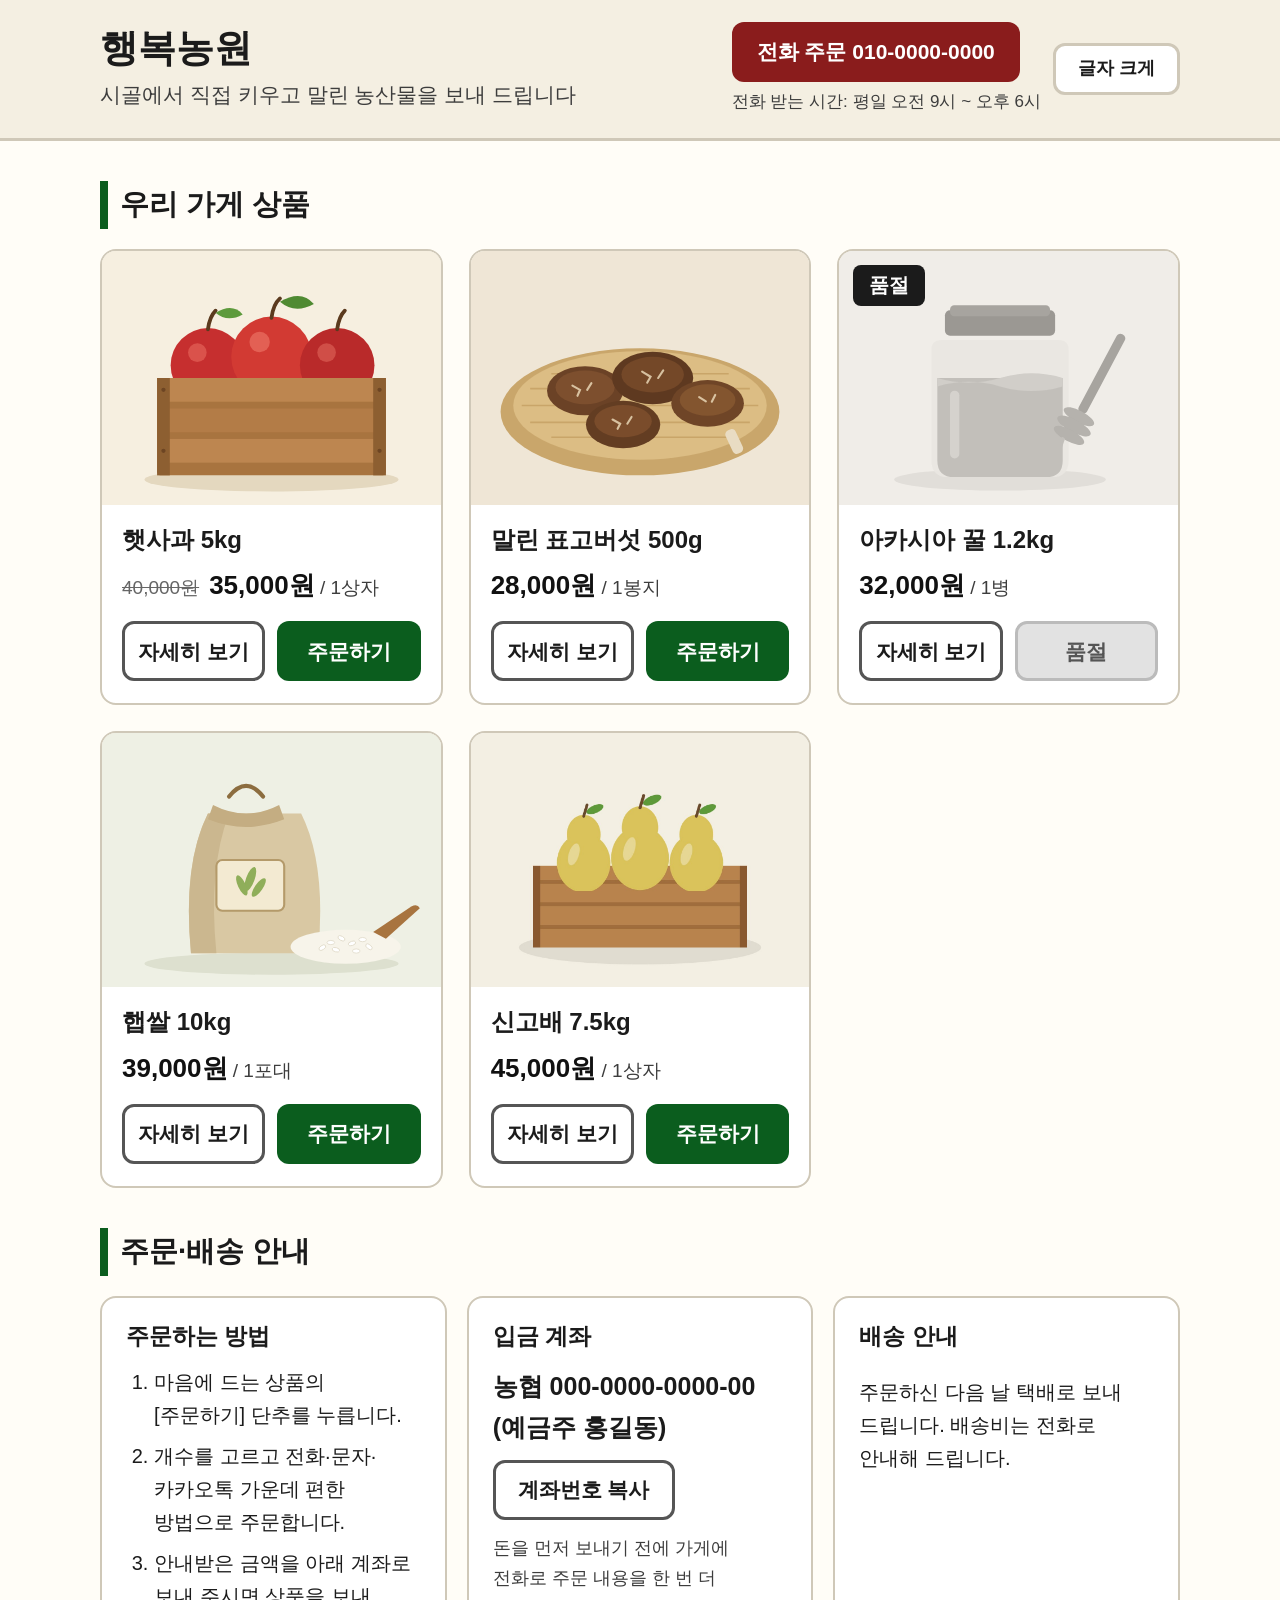
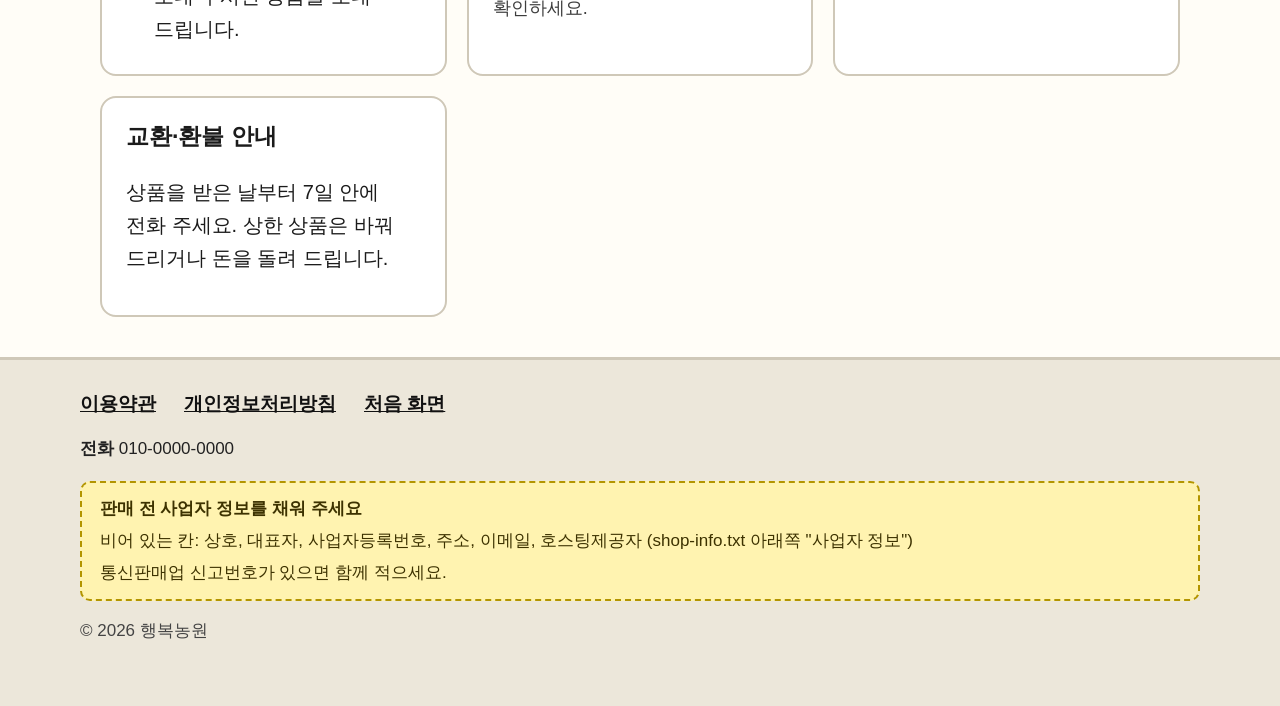
<file: index.html>
<!doctype html>
<html lang="ko">
<head>
<meta charset="utf-8">
<meta name="viewport" content="width=device-width, initial-scale=1">

<!-- ======================= 여기만 바꾸세요 (시작) =======================
  카카오톡이나 네이버에 우리 가게 주소를 보내면, 아래 제목·설명·사진이 미리보기로 나옵니다.
  미리보기를 만드는 프로그램은 상품 목록(products.txt)을 읽지 못하므로 여기에 직접 적습니다.
  따옴표(") 안의 글자만 바꾸세요. 따옴표와 꺾쇠(< >)는 지우지 마세요.
  진짜 주소가 생기면 og:image 의 images/og-image.png 앞에 그 주소를 붙이면 더 좋습니다.
  예) https://우리가게.pages.dev/images/og-image.png
-->
<title>햇살농원 | 시골에서 직접 키운 농산물</title>
<meta name="description" content="햇살농원은 시골에서 직접 키우고 말린 사과, 표고버섯, 꿀, 쌀을 보내 드립니다. 전화나 문자로 편하게 주문하세요.">
<meta property="og:type" content="website">
<meta property="og:title" content="햇살농원 | 시골에서 직접 키운 농산물">
<meta property="og:description" content="직접 키운 농산물을 전화나 문자로 편하게 주문하세요.">
<meta property="og:image" content="images/og-image.png">
<!-- ======================= 여기만 바꾸세요 (끝) ======================= -->

<link rel="icon" href="data:,">
<link rel="stylesheet" href="style.css">
</head>
<body data-page="home">
<div id="practice-ribbon" class="ribbon" hidden>연습용 화면입니다 · 실제 판매는 하지 않습니다</div>

<header class="site-header">
  <div class="wrap header-inner">
    <div class="brand">
      <h1 id="shop-name">우리 가게</h1>
      <p id="shop-tagline" class="tagline" hidden></p>
    </div>
    <div class="header-side">
      <div id="header-call"></div>
      <button type="button" id="font-toggle" class="btn btn-plain small-btn" aria-pressed="false">글자 크게</button>
    </div>
  </div>
</header>

<main class="wrap">
  <noscript><p class="notice">이 화면을 보려면 휴대폰이나 컴퓨터의 자바스크립트 기능을 켜 주세요.</p></noscript>
  <div id="load-error" class="notice error" hidden></div>

  <h2 class="section-title">우리 가게 상품</h2>
  <div id="products" class="grid" aria-live="polite">
    <p class="loading">상품을 불러오는 중입니다…</p>
  </div>

  <h2 class="section-title">주문·배송 안내</h2>
  <div id="shop-guide" class="guide"></div>
</main>

<footer id="site-footer" class="site-footer"></footer>

<div id="modal" class="modal" hidden>
  <div class="modal-panel" role="dialog" aria-modal="true" aria-labelledby="modal-title">
    <div class="modal-head">
      <h2 id="modal-title">상품</h2>
      <button type="button" id="modal-close" class="btn btn-plain">닫기 ✕</button>
    </div>
    <div id="modal-body" class="modal-body"></div>
  </div>
</div>

<div id="toast" class="toast" role="status" aria-live="polite"></div>
<script src="shop.js"></script>
</body>
</html>
</file>
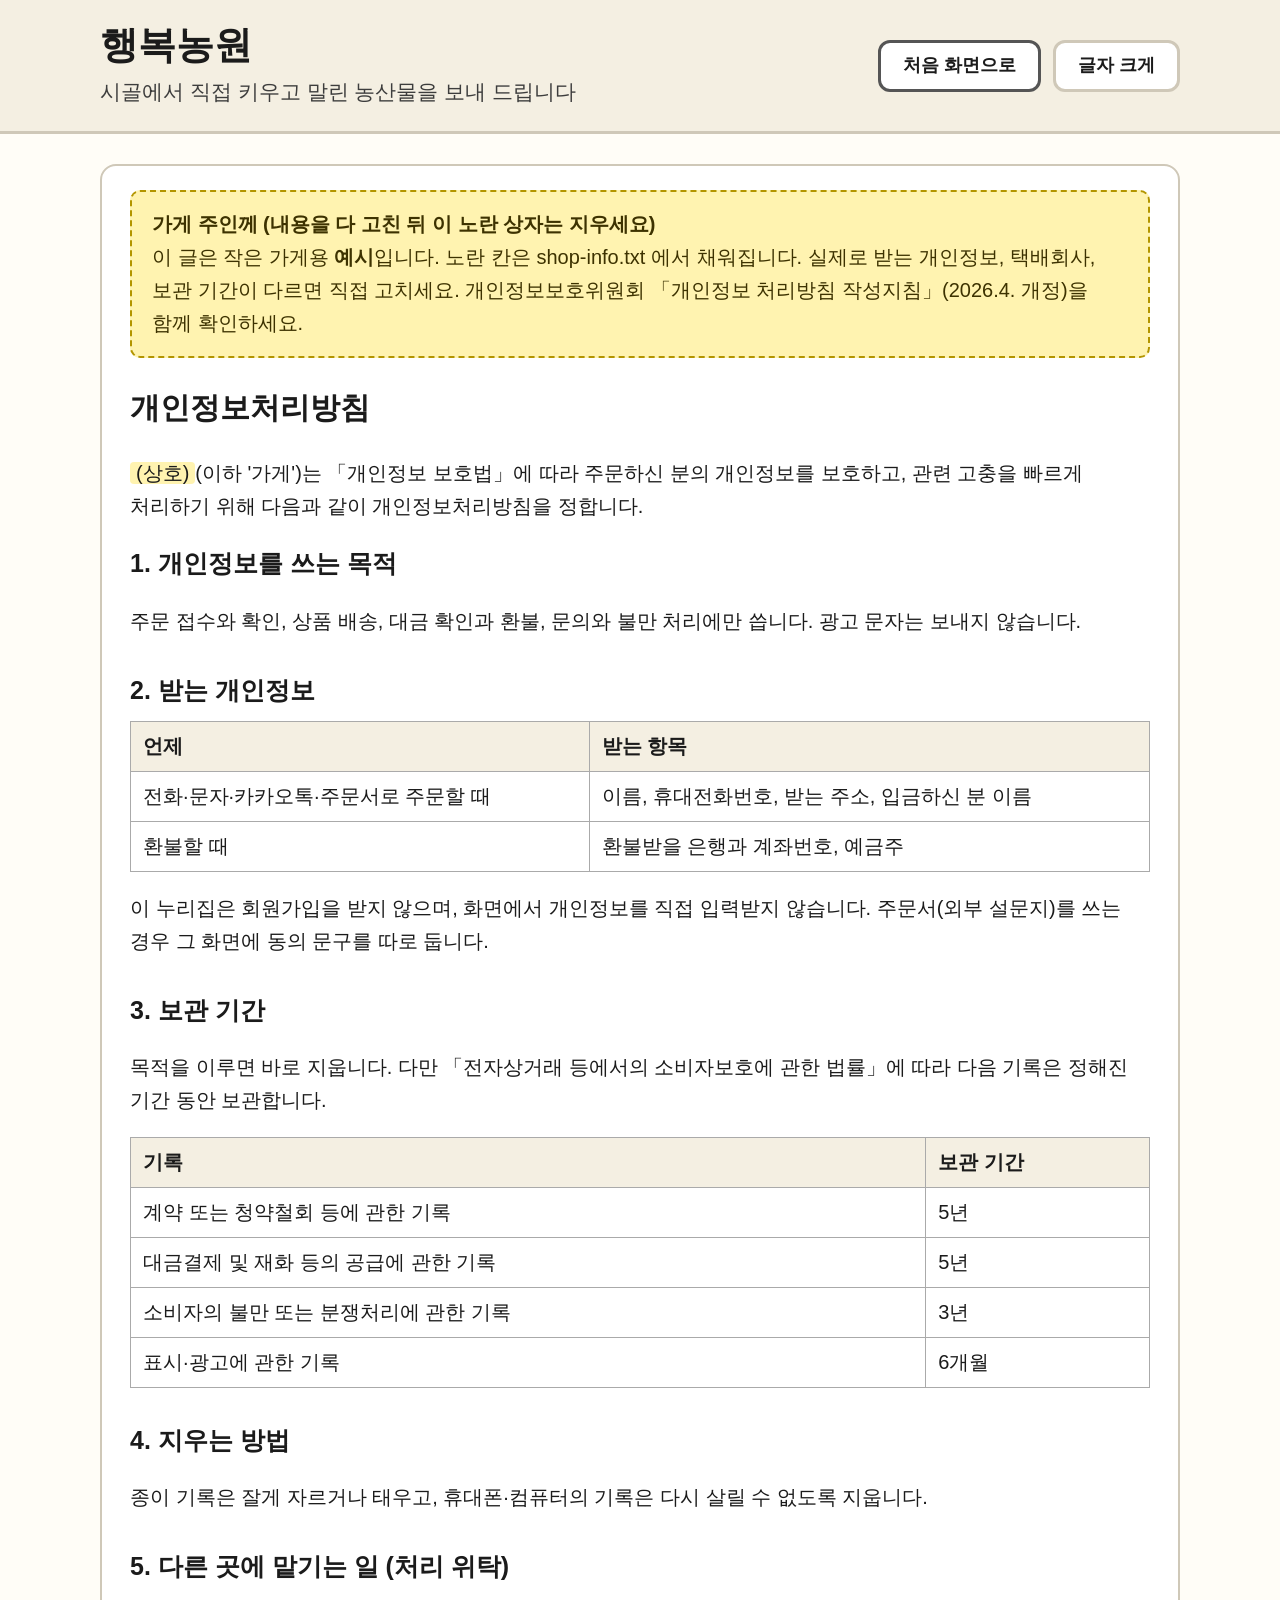
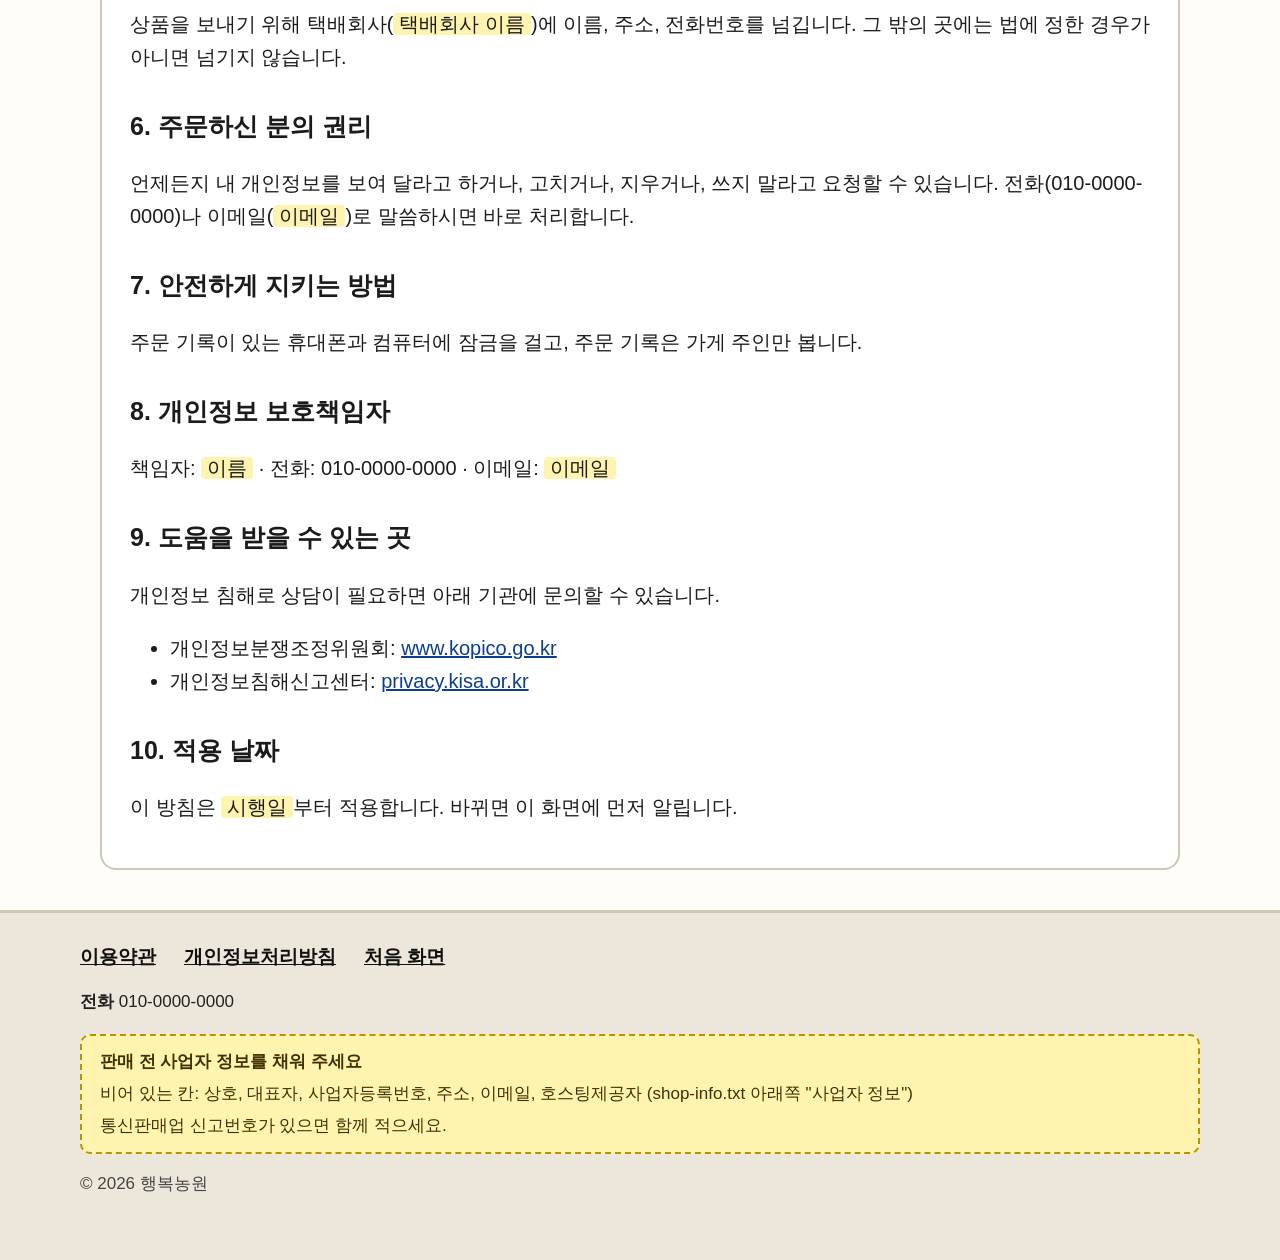
<file: privacy.html>
<!doctype html>
<html lang="ko">
<head>
<meta charset="utf-8">
<meta name="viewport" content="width=device-width, initial-scale=1">
<title>개인정보처리방침</title>
<meta name="robots" content="noindex">
<link rel="icon" href="data:,">
<link rel="stylesheet" href="style.css">
</head>
<body data-page="doc">
<div id="practice-ribbon" class="ribbon" hidden>연습용 화면입니다 · 실제 판매는 하지 않습니다</div>
<header class="site-header">
  <div class="wrap header-inner">
    <div class="brand"><h1 id="shop-name">우리 가게</h1><p id="shop-tagline" class="tagline" hidden></p></div>
    <div class="header-side"><a class="btn btn-line small-btn" href="index.html">처음 화면으로</a>
      <button type="button" id="font-toggle" class="btn btn-plain small-btn" aria-pressed="false">글자 크게</button></div>
  </div>
</header>
<main class="wrap">
<div id="load-error" class="notice error" hidden></div>
<article class="doc">
  <div class="owner-box">
    <strong>가게 주인께 (내용을 다 고친 뒤 이 노란 상자는 지우세요)</strong><br>
    이 글은 작은 가게용 <b>예시</b>입니다. 노란 칸은 shop-info.txt 에서 채워집니다.
    실제로 받는 개인정보, 택배회사, 보관 기간이 다르면 직접 고치세요.
    개인정보보호위원회 「개인정보 처리방침 작성지침」(2026.4. 개정)을 함께 확인하세요.
  </div>

  <h1 style="font-size:1.5rem">개인정보처리방침</h1>
  <p><span data-info="bizName">(상호)</span>(이하 '가게')는 「개인정보 보호법」에 따라 주문하신 분의 개인정보를 보호하고, 관련 고충을 빠르게 처리하기 위해 다음과 같이 개인정보처리방침을 정합니다.</p>

  <h2>1. 개인정보를 쓰는 목적</h2>
  <p>주문 접수와 확인, 상품 배송, 대금 확인과 환불, 문의와 불만 처리에만 씁니다. 광고 문자는 보내지 않습니다.</p>

  <h2>2. 받는 개인정보</h2>
  <table>
    <tr><th>언제</th><th>받는 항목</th></tr>
    <tr><td>전화·문자·카카오톡·주문서로 주문할 때</td><td>이름, 휴대전화번호, 받는 주소, 입금하신 분 이름</td></tr>
    <tr><td>환불할 때</td><td>환불받을 은행과 계좌번호, 예금주</td></tr>
  </table>
  <p>이 누리집은 회원가입을 받지 않으며, 화면에서 개인정보를 직접 입력받지 않습니다. 주문서(외부 설문지)를 쓰는 경우 그 화면에 동의 문구를 따로 둡니다.</p>

  <h2>3. 보관 기간</h2>
  <p>목적을 이루면 바로 지웁니다. 다만 「전자상거래 등에서의 소비자보호에 관한 법률」에 따라 다음 기록은 정해진 기간 동안 보관합니다.</p>
  <table>
    <tr><th>기록</th><th>보관 기간</th></tr>
    <tr><td>계약 또는 청약철회 등에 관한 기록</td><td>5년</td></tr>
    <tr><td>대금결제 및 재화 등의 공급에 관한 기록</td><td>5년</td></tr>
    <tr><td>소비자의 불만 또는 분쟁처리에 관한 기록</td><td>3년</td></tr>
    <tr><td>표시·광고에 관한 기록</td><td>6개월</td></tr>
  </table>

  <h2>4. 지우는 방법</h2>
  <p>종이 기록은 잘게 자르거나 태우고, 휴대폰·컴퓨터의 기록은 다시 살릴 수 없도록 지웁니다.</p>

  <h2>5. 다른 곳에 맡기는 일 (처리 위탁)</h2>
  <p>상품을 보내기 위해 택배회사(<span data-info="courier">택배회사 이름</span>)에 이름, 주소, 전화번호를 넘깁니다. 그 밖의 곳에는 법에 정한 경우가 아니면 넘기지 않습니다.</p>

  <h2>6. 주문하신 분의 권리</h2>
  <p>언제든지 내 개인정보를 보여 달라고 하거나, 고치거나, 지우거나, 쓰지 말라고 요청할 수 있습니다. 전화(<span data-info="phone">전화번호</span>)나 이메일(<span data-info="email">이메일</span>)로 말씀하시면 바로 처리합니다.</p>

  <h2>7. 안전하게 지키는 방법</h2>
  <p>주문 기록이 있는 휴대폰과 컴퓨터에 잠금을 걸고, 주문 기록은 가게 주인만 봅니다.</p>

  <h2>8. 개인정보 보호책임자</h2>
  <p>책임자: <span data-info="privacyOfficer">이름</span> · 전화: <span data-info="phone">전화번호</span> · 이메일: <span data-info="email">이메일</span></p>

  <h2>9. 도움을 받을 수 있는 곳</h2>
  <p>개인정보 침해로 상담이 필요하면 아래 기관에 문의할 수 있습니다.</p>
  <ul>
    <li>개인정보분쟁조정위원회: <a href="https://www.kopico.go.kr" target="_blank" rel="noopener">www.kopico.go.kr</a></li>
    <li>개인정보침해신고센터: <a href="https://privacy.kisa.or.kr" target="_blank" rel="noopener">privacy.kisa.or.kr</a></li>
  </ul>

  <h2>10. 적용 날짜</h2>
  <p>이 방침은 <span data-info="privacyDate">시행일</span>부터 적용합니다. 바뀌면 이 화면에 먼저 알립니다.</p>
</article>
</main>
<footer id="site-footer" class="site-footer"></footer>
<script src="shop.js"></script>
</body>
</html>
</file>
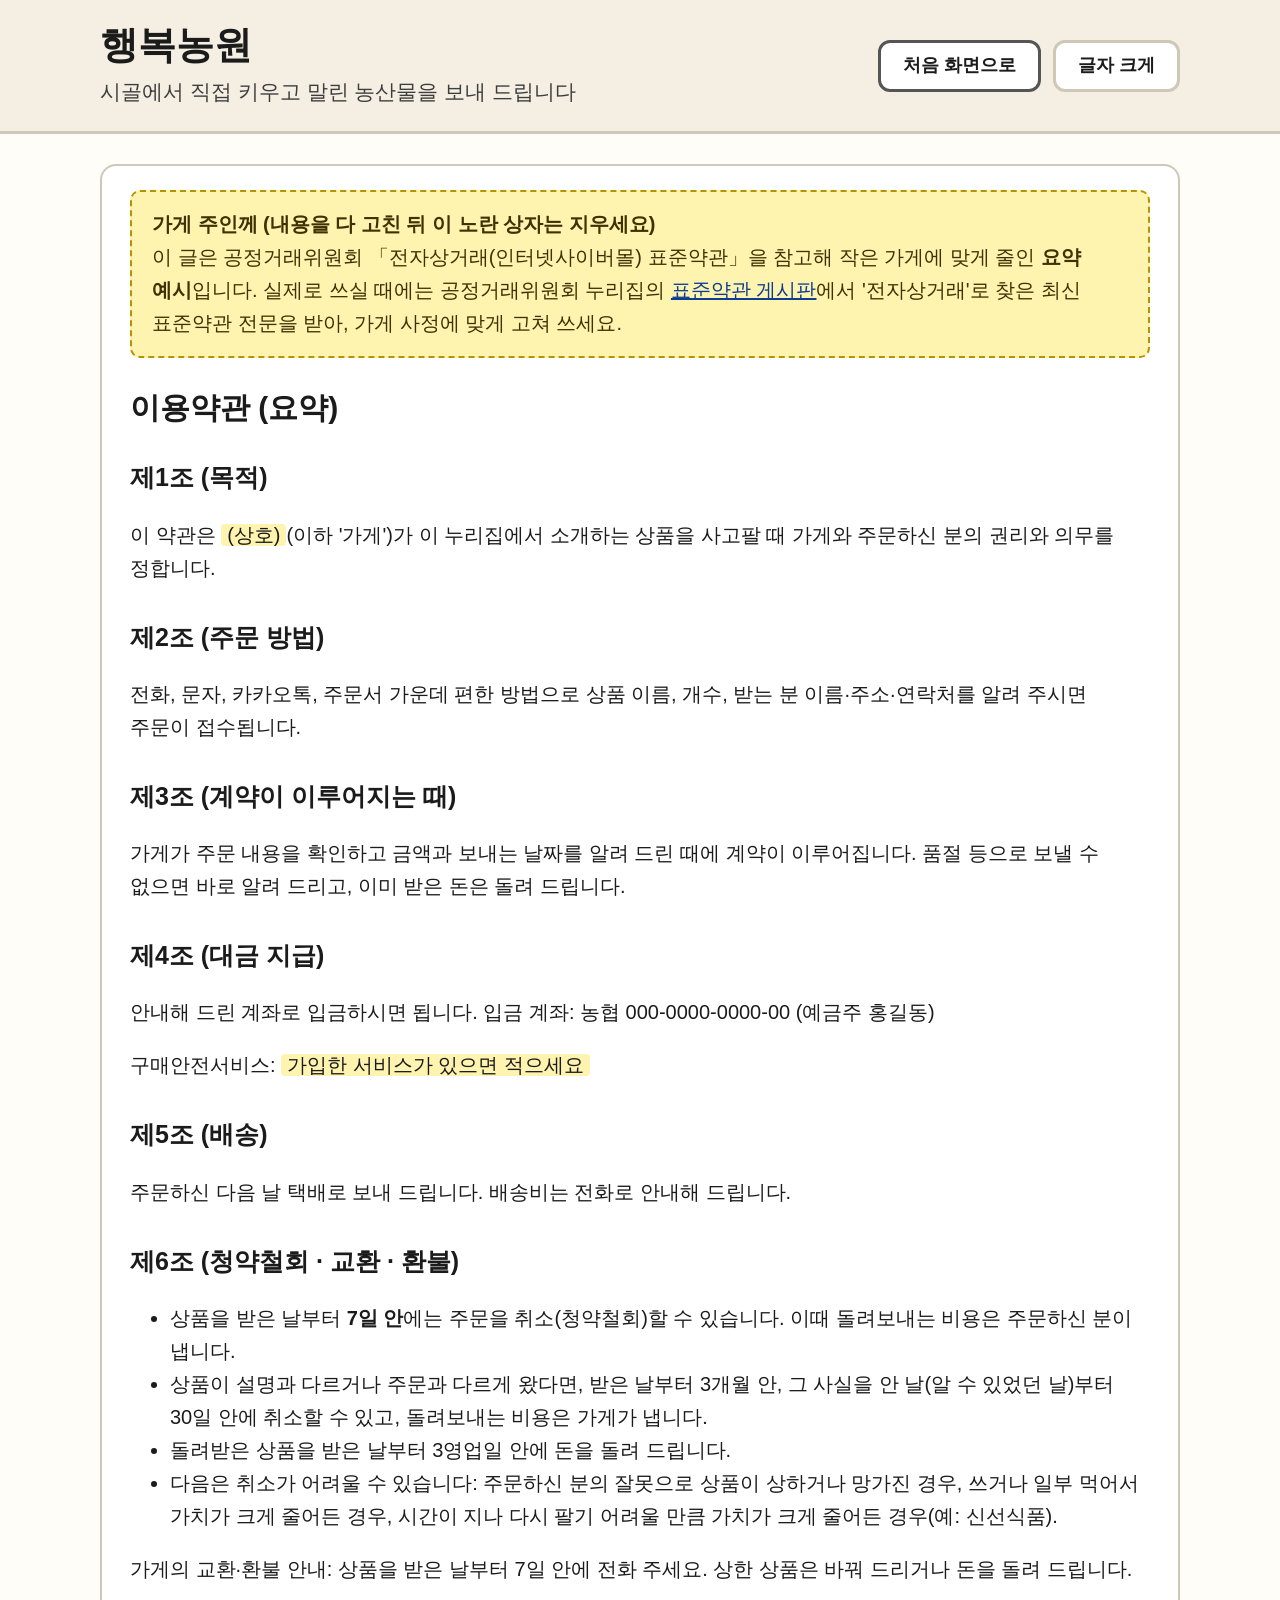
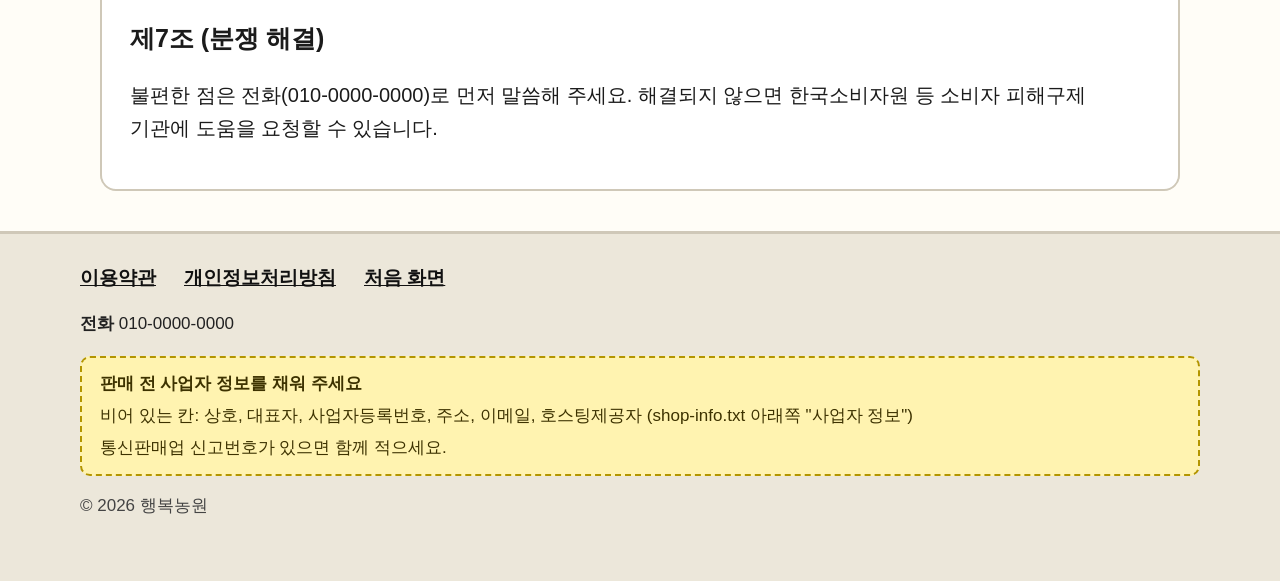
<file: terms.html>
<!doctype html>
<html lang="ko">
<head>
<meta charset="utf-8">
<meta name="viewport" content="width=device-width, initial-scale=1">
<title>이용약관</title>
<meta name="robots" content="noindex">
<link rel="icon" href="data:,">
<link rel="stylesheet" href="style.css">
</head>
<body data-page="doc">
<div id="practice-ribbon" class="ribbon" hidden>연습용 화면입니다 · 실제 판매는 하지 않습니다</div>
<header class="site-header">
  <div class="wrap header-inner">
    <div class="brand"><h1 id="shop-name">우리 가게</h1><p id="shop-tagline" class="tagline" hidden></p></div>
    <div class="header-side"><a class="btn btn-line small-btn" href="index.html">처음 화면으로</a>
      <button type="button" id="font-toggle" class="btn btn-plain small-btn" aria-pressed="false">글자 크게</button></div>
  </div>
</header>
<main class="wrap">
<div id="load-error" class="notice error" hidden></div>
<article class="doc">
  <div class="owner-box">
    <strong>가게 주인께 (내용을 다 고친 뒤 이 노란 상자는 지우세요)</strong><br>
    이 글은 공정거래위원회 「전자상거래(인터넷사이버몰) 표준약관」을 참고해 작은 가게에 맞게 줄인 <b>요약 예시</b>입니다.
    실제로 쓰실 때에는 공정거래위원회 누리집의 <a href="https://www.ftc.go.kr/www/selectBbsNttList.do?pageUnit=10&amp;pageIndex=1&amp;searchCnd=all&amp;searchKrwd=%EC%A0%84%EC%9E%90%EC%83%81%EA%B1%B0%EB%9E%98&amp;key=202&amp;bordCd=201" target="_blank" rel="noopener">표준약관 게시판</a>에서
    '전자상거래'로 찾은 최신 표준약관 전문을 받아, 가게 사정에 맞게 고쳐 쓰세요.
  </div>

  <h1 style="font-size:1.5rem">이용약관 (요약)</h1>

  <h2>제1조 (목적)</h2>
  <p>이 약관은 <span data-info="bizName">(상호)</span>(이하 '가게')가 이 누리집에서 소개하는 상품을 사고팔 때 가게와 주문하신 분의 권리와 의무를 정합니다.</p>

  <h2>제2조 (주문 방법)</h2>
  <p>전화, 문자, 카카오톡, 주문서 가운데 편한 방법으로 상품 이름, 개수, 받는 분 이름·주소·연락처를 알려 주시면 주문이 접수됩니다.</p>

  <h2>제3조 (계약이 이루어지는 때)</h2>
  <p>가게가 주문 내용을 확인하고 금액과 보내는 날짜를 알려 드린 때에 계약이 이루어집니다. 품절 등으로 보낼 수 없으면 바로 알려 드리고, 이미 받은 돈은 돌려 드립니다.</p>

  <h2>제4조 (대금 지급)</h2>
  <p>안내해 드린 계좌로 입금하시면 됩니다. 입금 계좌: <span data-info="account">입금계좌</span></p>
  <p>구매안전서비스: <span data-info="escrow">가입한 서비스가 있으면 적으세요</span></p>

  <h2>제5조 (배송)</h2>
  <p><span data-info="shipping" class="pre">배송 안내</span></p>

  <h2>제6조 (청약철회 · 교환 · 환불)</h2>
  <ul>
    <li>상품을 받은 날부터 <b>7일 안</b>에는 주문을 취소(청약철회)할 수 있습니다. 이때 돌려보내는 비용은 주문하신 분이 냅니다.</li>
    <li>상품이 설명과 다르거나 주문과 다르게 왔다면, 받은 날부터 3개월 안, 그 사실을 안 날(알 수 있었던 날)부터 30일 안에 취소할 수 있고, 돌려보내는 비용은 가게가 냅니다.</li>
    <li>돌려받은 상품을 받은 날부터 3영업일 안에 돈을 돌려 드립니다.</li>
    <li>다음은 취소가 어려울 수 있습니다: 주문하신 분의 잘못으로 상품이 상하거나 망가진 경우, 쓰거나 일부 먹어서 가치가 크게 줄어든 경우, 시간이 지나 다시 팔기 어려울 만큼 가치가 크게 줄어든 경우(예: 신선식품).</li>
  </ul>
  <p>가게의 교환·환불 안내: <span data-info="refund" class="pre">교환환불안내</span></p>

  <h2>제7조 (분쟁 해결)</h2>
  <p>불편한 점은 전화(<span data-info="phone">전화번호</span>)로 먼저 말씀해 주세요. 해결되지 않으면 한국소비자원 등 소비자 피해구제 기관에 도움을 요청할 수 있습니다.</p>
</article>
</main>
<footer id="site-footer" class="site-footer"></footer>
<script src="shop.js"></script>
</body>
</html>
</file>
<file: style.css>
/* 우리 가게 쇼핑몰 템플릿 - 화면 모양 (글자 크기와 색은 맨 위 :root 에서 바꿀 수 있습니다) */
:root {
  --bg: #fffdf7;
  --card: #ffffff;
  --ink: #1b1b1b;
  --muted: #3d3d3d;
  --line: #cfc8b8;
  --main: #0b5d1e;      /* 주문하기 단추 색 (진한 초록) */
  --main-dark: #08461a;
  --call: #8a1c1c;      /* 전화 단추 색 (진한 빨강) */
  --sms: #123c8c;       /* 문자 단추 색 (진한 파랑) */
  --kakao: #fee500;
  --warn-bg: #fff3b0;
  --warn-ink: #3d3200;
  --focus: #1a5fd0;
  font-size: 20px;      /* 기본 글자 크기 */
}
html.big { font-size: 24px; }
* { box-sizing: border-box; }
body {
  margin: 0;
  background: var(--bg);
  color: var(--ink);
  font-family: "Malgun Gothic", "맑은 고딕", "Apple SD Gothic Neo", "Noto Sans KR", sans-serif;
  font-size: 1rem;
  line-height: 1.65;
  word-break: keep-all;
  overflow-wrap: anywhere;
}
body.modal-on { overflow: hidden; }
a { color: #0b3d91; }
:focus-visible { outline: 4px solid var(--focus); outline-offset: 3px; }
.wrap { max-width: 1120px; margin: 0 auto; padding: 0 1rem; }
[hidden] { display: none !important; }

/* 연습용 띠 */
.ribbon {
  position: sticky; top: 0; z-index: 50;
  background: #1b1b1b; color: #ffe14d;
  text-align: center; font-weight: 800; padding: .55rem 1rem; font-size: 1rem;
}

/* 머리 부분 */
.site-header { background: #f4efe2; border-bottom: 3px solid var(--line); padding: 1.1rem 0; }
.header-inner { display: flex; flex-wrap: wrap; gap: 1rem; align-items: center; justify-content: space-between; }
.brand h1 { margin: 0; font-size: 1.9rem; line-height: 1.25; }
.tagline { margin: .25rem 0 0; color: var(--muted); font-size: 1.05rem; }
.header-side { display: flex; flex-wrap: wrap; gap: .6rem; align-items: center; }
.hours { margin: .3rem 0 0; font-size: .85rem; color: var(--muted); }

/* 단추 */
.btn {
  display: inline-flex; align-items: center; justify-content: center; gap: .4em;
  min-height: 3rem; padding: .55rem 1.1rem;
  font: inherit; font-size: 1.05rem; font-weight: 800; line-height: 1.3;
  border-radius: 12px; border: 3px solid transparent;
  text-decoration: none; cursor: pointer; text-align: center;
}
.btn-main { background: var(--main); color: #fff; }
.btn-main:hover { background: var(--main-dark); }
.btn-call { background: var(--call); color: #fff; }
.btn-sms { background: var(--sms); color: #fff; }
.btn-kakao { background: var(--kakao); color: #191919; border-color: #c9b400; }
.btn-line { background: #fff; color: var(--ink); border-color: #555; }
.btn-plain { background: #fff; color: var(--ink); border-color: var(--line); }
.btn-disabled { background: #e2e2e2; color: #555; border-color: #bbb; cursor: not-allowed; }
.small-btn { min-height: 2.6rem; font-size: .9rem; }
.wide { width: 100%; }

.section-title { font-size: 1.45rem; margin: 2rem 0 1rem; padding-left: .6rem; border-left: 8px solid var(--main); }
.notice { background: #fff; border: 3px solid var(--line); border-radius: 12px; padding: 1rem; }
.notice.error { border-color: #b3261e; background: #fff1f0; }
.loading { color: var(--muted); }

/* 상품 카드 */
.grid { display: grid; grid-template-columns: repeat(auto-fill, minmax(270px, 1fr)); gap: 1.3rem; }
.card { background: var(--card); border: 2px solid var(--line); border-radius: 16px; overflow: hidden; display: flex; flex-direction: column; }
.card .pic { position: relative; display: block; width: 100%; aspect-ratio: 4 / 3; padding: 0; border: 0; background: #efe9da; cursor: pointer; font: inherit; color: inherit; }
.card .pic img, .detail-pic img { width: 100%; height: 100%; object-fit: cover; display: block; }
.noimg { width: 100%; height: 100%; min-height: 10rem; display: flex; align-items: center; justify-content: center; background: repeating-linear-gradient(45deg, #efe9da, #efe9da 14px, #e6dfcc 14px, #e6dfcc 28px); color: #444; font-weight: 700; }
.noimg span { background: #fff; padding: .3rem .8rem; border-radius: 8px; border: 2px solid var(--line); }
.badge { position: absolute; top: .7rem; left: .7rem; background: #1b1b1b; color: #fff; font-weight: 800; padding: .2rem .8rem; border-radius: 8px; }
.card.soldout .pic img { filter: grayscale(1); opacity: .65; }
.card-body { padding: .9rem 1rem 1.1rem; display: flex; flex-direction: column; gap: .3rem; flex: 1; }
.pname { margin: 0; font-size: 1.2rem; line-height: 1.4; }
.linklike { background: none; border: 0; padding: 0; font: inherit; color: inherit; text-align: left; cursor: pointer; }
.price { margin: .1rem 0 .4rem; font-size: 1.15rem; }
.price strong { font-size: 1.3rem; color: #111; }
.price .old { color: #666; margin-right: .5rem; font-size: .95rem; }
.price .unit { color: var(--muted); font-size: .95rem; }
.price.ask strong { color: #8a1c1c; }
.price.big strong { font-size: 1.6rem; }
.card-actions { display: grid; grid-template-columns: 1fr 1fr; gap: .6rem; margin-top: auto; }
.card-actions .btn { padding-left: .4rem; padding-right: .4rem; white-space: nowrap; }

/* 안내 */
.guide { display: grid; grid-template-columns: repeat(auto-fit, minmax(280px, 1fr)); gap: 1rem; margin-bottom: 2rem; }
.guide-card { background: #fff; border: 2px solid var(--line); border-radius: 16px; padding: 1rem 1.2rem; }
.guide-card h3 { margin: 0 0 .5rem; font-size: 1.15rem; }
.howto { margin: 0; padding-left: 1.4rem; }
.howto li { margin-bottom: .4rem; }
.pre { white-space: pre-line; }
.account-no { font-size: 1.25rem; font-weight: 800; margin: .2rem 0 .6rem; }
.escrow { font-size: .9rem; color: var(--muted); margin: .7rem 0 0; }

/* 창 (자세히 보기·주문하기) */
.modal { position: fixed; inset: 0; z-index: 100; background: rgba(0, 0, 0, .6); display: flex; align-items: flex-start; justify-content: center; padding: 2vh .6rem; overflow-y: auto; }
.modal-panel { background: #fff; width: 100%; max-width: 680px; border-radius: 18px; box-shadow: 0 10px 40px rgba(0,0,0,.35); margin: auto 0; }
.modal-head { display: flex; align-items: center; justify-content: space-between; gap: .8rem; padding: .9rem 1rem; border-bottom: 2px solid var(--line); position: sticky; top: 0; background: #fff; border-radius: 18px 18px 0 0; }
.modal-head h2 { margin: 0; font-size: 1.3rem; line-height: 1.35; }
.modal-body { padding: 1rem 1.1rem 1.4rem; display: flex; flex-direction: column; gap: .8rem; }
.detail-pic { width: 100%; aspect-ratio: 4 / 3; background: #efe9da; border-radius: 12px; overflow: hidden; }
.desc { margin: 0; font-size: 1.05rem; }
.badge-inline { display: inline-block; align-self: flex-start; background: #1b1b1b; color: #fff; font-weight: 800; padding: .1rem .8rem; border-radius: 8px; margin: 0; }
.soldout-box { background: #f3f3f3; border-radius: 12px; padding: .8rem 1rem; }
.soldout-box p { margin: 0 0 .6rem; }
.order-item { background: #f7f4ea; border-radius: 12px; padding: .7rem 1rem; }
.order-name { margin: 0; font-weight: 800; font-size: 1.15rem; }
.label { margin: .4rem 0 0; font-weight: 800; }
.stepper { display: flex; align-items: center; gap: .8rem; }
.step { width: 3.4rem; height: 3.4rem; font-size: 2rem; font-weight: 800; line-height: 1; border-radius: 12px; border: 3px solid #555; background: #fff; cursor: pointer; }
.qty-num { min-width: 3rem; text-align: center; font-size: 2rem; font-weight: 800; }
.total { margin: 0; font-size: 1.2rem; }
.total strong { font-size: 1.5rem; color: #111; }
.order-btns { display: grid; gap: .7rem; }
.order-btns .btn { width: 100%; min-height: 3.4rem; font-size: 1.15rem; }
.small { font-size: .9rem; color: var(--muted); margin: 0; }
.practice-note { background: #1b1b1b; color: #ffe14d; font-weight: 800; padding: .5rem .8rem; border-radius: 10px; margin: 0; }

/* 맨 아래 */
.site-footer { background: #ece7da; border-top: 3px solid var(--line); padding: 1.4rem 1rem 2.2rem; font-size: .85rem; color: #222; }
.site-footer > * { max-width: 1120px; margin-left: auto; margin-right: auto; }
.foot-links { display: flex; flex-wrap: wrap; gap: .4rem 1.4rem; margin-bottom: .8rem; font-size: .95rem; }
.foot-links a { color: #111; font-weight: 700; }
.foot-links .privacy-link { font-weight: 900; text-decoration: underline; }
.biz p { margin: .15rem 0; }
.biz b { font-weight: 800; }
.bizcheck { display: inline-block; margin-left: .3rem; padding: 0 .5rem; border: 2px solid #555; border-radius: 6px; color: #111; text-decoration: none; font-weight: 700; background: #fff; }
.owner-note { background: var(--warn-bg); color: var(--warn-ink); border: 2px dashed #b39500; border-radius: 10px; padding: .6rem .9rem; margin-top: .9rem; }
.owner-note p { margin: .2rem 0 0; }
.copy { margin-top: .8rem; color: #444; }

/* 알림 */
.toast { position: fixed; left: 50%; bottom: 1.2rem; transform: translateX(-50%) translateY(30%); background: #1b1b1b; color: #fff; padding: .8rem 1.1rem; border-radius: 12px; font-weight: 700; max-width: 92vw; z-index: 200; transition: transform .25s, opacity .25s; text-align: center; opacity: 0; visibility: hidden; }
.toast.show { transform: translateX(-50%) translateY(0); opacity: 1; visibility: visible; }

/* 약관·방침 문서 */
.doc { background: #fff; border: 2px solid var(--line); border-radius: 16px; padding: 1.2rem 1.4rem; margin: 1.5rem 0 2rem; }
.doc h2 { font-size: 1.25rem; margin: 1.6rem 0 .5rem; }
.doc h2:first-of-type { margin-top: .4rem; }
.doc table { border-collapse: collapse; width: 100%; margin: .5rem 0; }
.doc th, .doc td { border: 1px solid #aaa; padding: .4rem .6rem; text-align: left; vertical-align: top; }
.doc th { background: #f4efe2; }
.blank { background: var(--warn-bg); padding: 0 .3rem; border-radius: 4px; }
.owner-box { background: var(--warn-bg); color: var(--warn-ink); border: 2px dashed #b39500; border-radius: 10px; padding: .8rem 1rem; }

@media (max-width: 560px) {
  :root { font-size: 19px; }
  html.big { font-size: 23px; }
  .brand h1 { font-size: 1.6rem; }
  .header-side { width: 100%; }
  #header-call { width: 100%; }
  #header-call .btn { width: 100%; }
  .card-actions { grid-template-columns: 1fr; }
}
</file>
